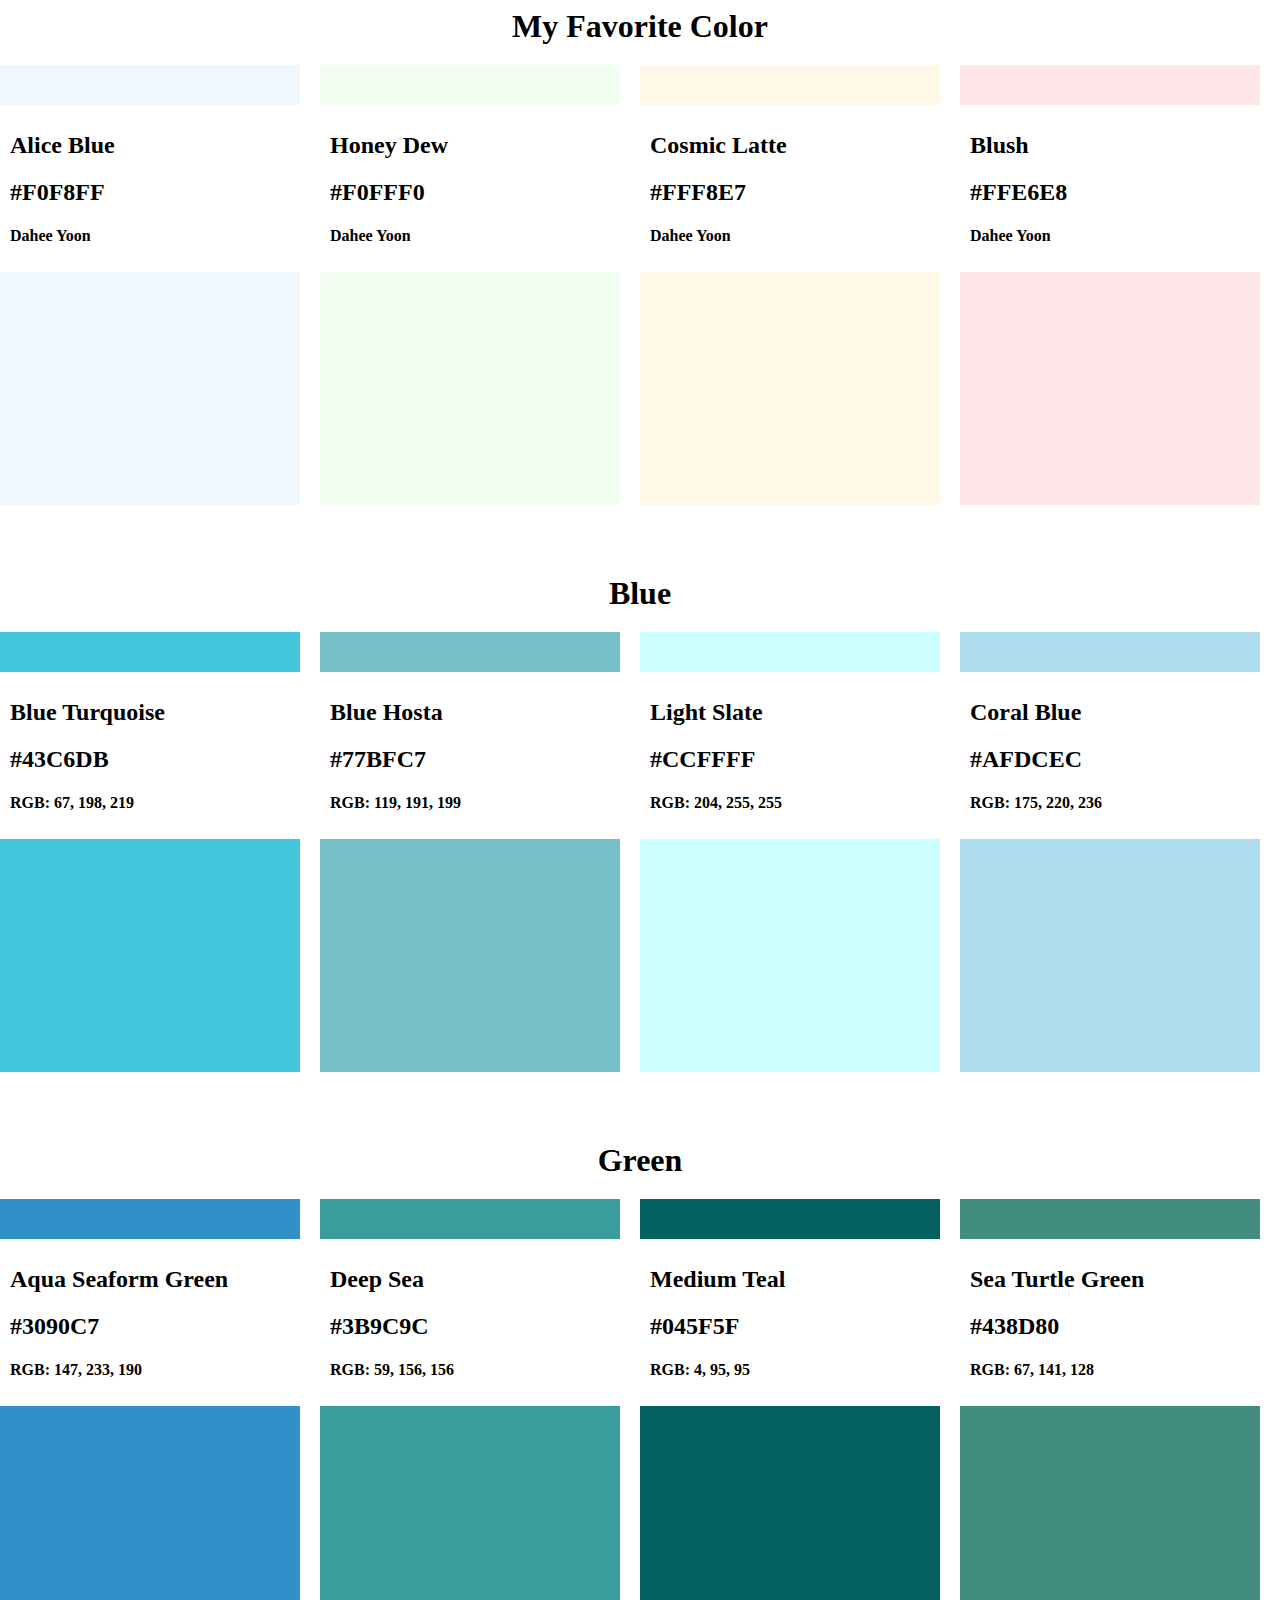
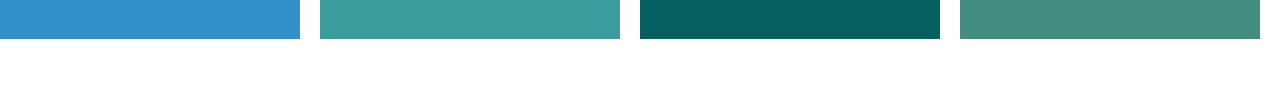
<file: personal_color/index.html>
<!DOCTYPE html>
<html lang="en">
  <head>
    <meta charset="UTF-8" />
    <meta http-equiv="X-UA-Compatible" content="IE=edge" />
    <meta name="viewport" content="width=device-width, initial-scale=1.0" />
    <title>Document</title>
    <link rel="stylesheet" href="style.css" />
  </head>
  <body>
    <div class="wrap">
      <h1 class="heading">My Favorite Color</h1>
      <div class="container">
        <div class="main" id="first">
          <div class="inner">
            <h2>Alice Blue</h2>
            <h2>#F0F8FF</h2>
            <h4>Dahee Yoon</h4>
          </div>
        </div>
        <div class="main" id="second">
          <div class="inner">
            <h2>Honey Dew</h2>
            <h2>#F0FFF0</h2>
            <h4>Dahee Yoon</h4>
          </div>
        </div>
        <div class="main" id="third">
          <div class="inner">
            <h2>Cosmic Latte</h2>
            <h2>#FFF8E7 </h2>
            <h4>Dahee Yoon</h4>
          </div>
        </div>
        <div class="main" id="fourth">
          <div class="inner">
            <h2>Blush</h2>
            <h2>#FFE6E8</h2>
            <h4>Dahee Yoon</h4>
          </div>
        </div>
      </div>
    </div>
    <div class="wrap">
      <h1 class="heading">Blue</h1>
      <div class="container">
        <div class="main" id="blue_first">
          <div class="inner">
            <h2>Blue Turquoise</h2>
            <h2>#43C6DB</h2>
            <h4>RGB: 67, 198, 219</h4>
          </div>
        </div>
        <div class="main" id="blue_second">
          <div class="inner">
            <h2>Blue Hosta</h2>
            <h2>#77BFC7</h2>
            <h4>RGB: 119, 191, 199</h4>
          </div>
        </div>
        <div class="main" id="blue_third">
          <div class="inner">
            <h2>Light Slate</h2>
            <h2>#CCFFFF</h2>
            <h4>RGB: 204, 255, 255</h4>
          </div>
        </div>
        <div class="main" id="blue_fourth">
          <div class="inner">
            <h2>Coral Blue</h2>
            <h2>#AFDCEC</h2>
            <h4>RGB: 175, 220, 236</h4>
          </div>
        </div>
      </div>
    </div>
    <div class="wrap">
      <h1 class="heading">Green</h1>
      <div class="container">
        <div class="main" id="green_first">
          <div class="inner">
            <h2>Aqua Seaform Green</h2>
            <h2>#3090C7</h2>
            <h4>RGB: 147, 233, 190</h4>
          </div>
        </div>
        <div class="main" id="green_second">
          <div class="inner">
            <h2>Deep Sea</h2>
            <h2>#3B9C9C</h2>
            <h4>RGB: 59, 156, 156</h4>
          </div>
        </div>
        <div class="main" id="green_third">
          <div class="inner">
            <h2>Medium Teal</h2>
            <h2>#045F5F</h2>
            <h4>RGB: 4, 95, 95</h4>
          </div>
        </div>
        <div class="main" id="green_fourth">
          <div class="inner">
            <h2>Sea Turtle Green</h2>
            <h2>#438D80</h2>
            <h4>RGB: 67, 141, 128</h4>
          </div>
        </div>
      </div>
    </div>
  </body>
</html>
</file>
<file: personal_color/style.css>
.wrap {
  display: flex;
  flex-direction: column;
  justify-content: center;
  margin-bottom: 70px;
}
.container {
  display: flex;
  justify-content: center;
}
.heading {
  margin-bottom: 20px;
  margin: auto;
}
.main {
  margin-top: 20px;
  margin-right: 20px;
  width: 300px;
  height: 400px;
  padding-top: 40px;
}
.inner {
  width: 300px;
  height: 150px;
  background-color: white;
  padding-top: 7px;
  padding-bottom: 10px;
  padding-left: 10px;
}
#first {
  background-color: #f0f8ff;
}
#second {
  background-color: #F0FFF0;
}
#third {
  background-color: #FFF8E7
  ;
}
#fourth {
  background-color: #FFE6E8;
}
#blue_first {
  background-color: #43c6db;
}
#blue_second {
  background-color: #77bfc7;
}
#blue_third {
  background-color: #ccffff;
}
#blue_fourth {
  background-color: #afdcec;
}
#green_first {
  background-color: #3090c7;
}
#green_second {
  background-color: #3b9c9c;
}
#green_third {
  background-color: #045f5f;
}
#green_fourth {
  background-color: #438d80;
}
</file>
